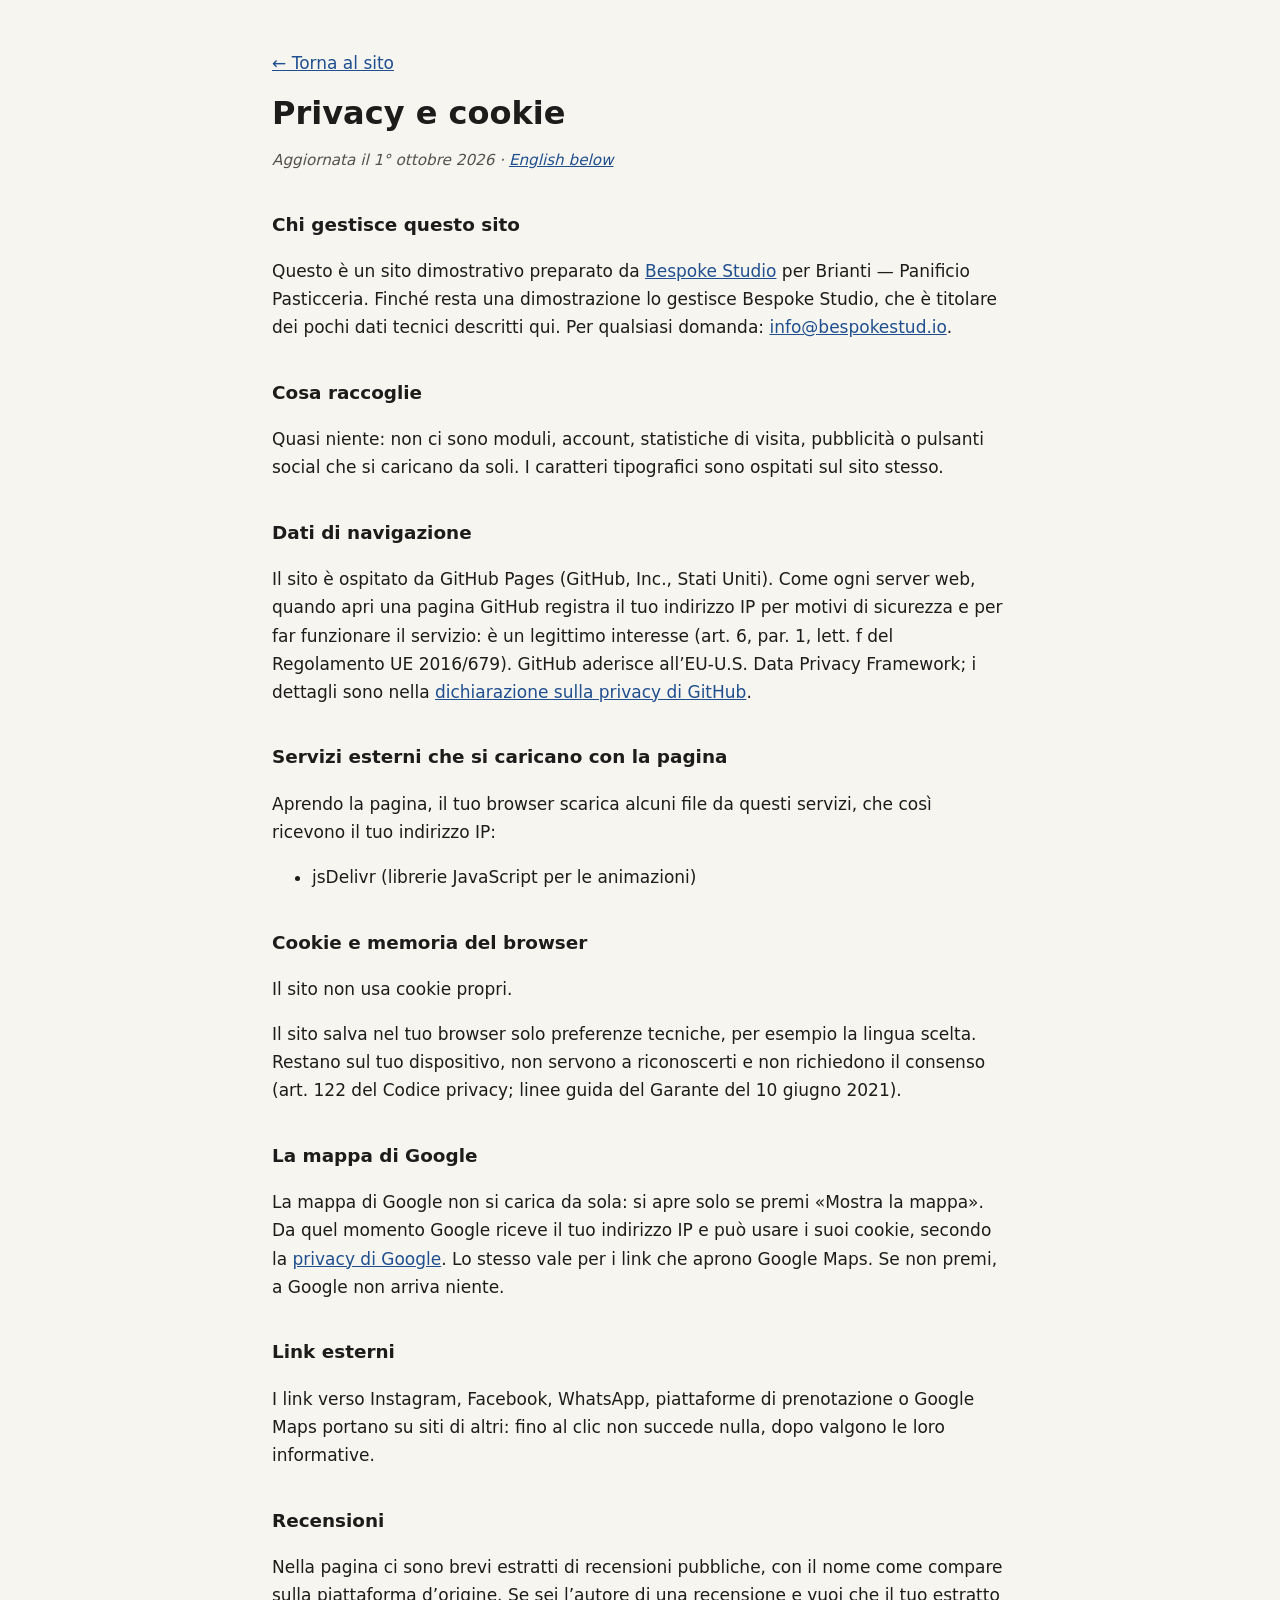
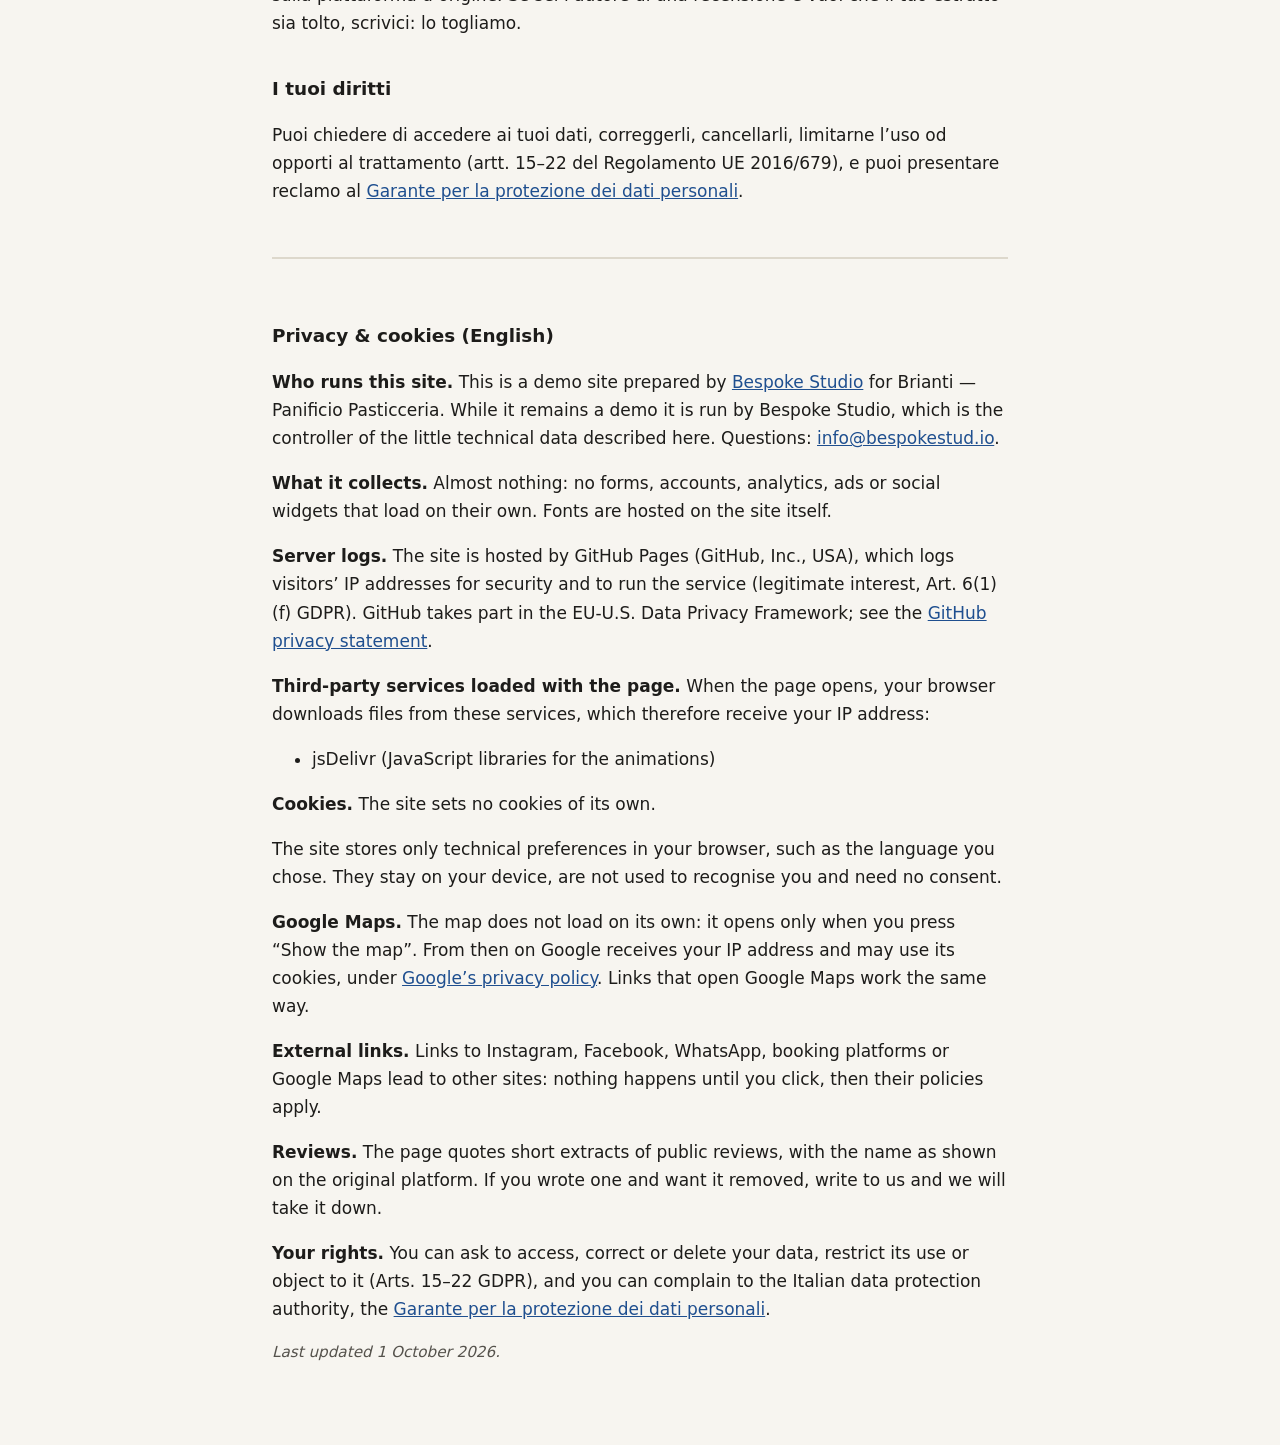
<file: privacy.html>
<!DOCTYPE html>
<html lang="it">
<head>
  <meta charset="UTF-8">
  <meta name="viewport" content="width=device-width, initial-scale=1.0">
  <meta name="robots" content="noindex">
  <title>Privacy e cookie · Brianti — Panificio Pasticceria</title>
  <meta name="description" content="Informativa privacy e cookie del sito Brianti — Panificio Pasticceria.">
  <style>
    body { margin: 0; background: #f7f5f0; color: #1d1c1a; font: 17px/1.65 system-ui, -apple-system, "Segoe UI", Roboto, sans-serif; }
    main { max-width: 46rem; margin: 0 auto; padding: 32px 20px 64px; }
    h1 { font-size: 2rem; line-height: 1.2; margin: 0.4em 0 0.2em; }
    h2 { font-size: 1.15rem; margin: 2em 0 0.4em; }
    a { color: #1f4f8f; }
    .data { color: #55524c; font-style: italic; font-size: 0.95rem; }
    .en { margin-top: 3em; padding-top: 1.5em; border-top: 2px solid #ddd8cc; }
    code { font-size: 0.9em; background: #ebe7dc; padding: 0 4px; border-radius: 3px; }
  </style>
</head>
<body>
<main>
  <p><a href="index.html">← Torna al sito</a></p>
  <h1>Privacy e cookie</h1>
  <p class="data">Aggiornata il 1° ottobre 2026 · <a href="#english" lang="en">English below</a></p>
  <h2>Chi gestisce questo sito</h2>
  <p>Questo è un sito dimostrativo preparato da <a href="https://bespokestud.io" rel="noopener">Bespoke Studio</a> per Brianti — Panificio Pasticceria. Finché resta una dimostrazione lo gestisce Bespoke Studio, che è titolare dei pochi dati tecnici descritti qui. Per qualsiasi domanda: <a href="mailto:info@bespokestud.io">info@bespokestud.io</a>.</p>
  <h2>Cosa raccoglie</h2>
  <p>Quasi niente: non ci sono moduli, account, statistiche di visita, pubblicità o pulsanti social che si caricano da soli. I caratteri tipografici sono ospitati sul sito stesso.</p>
  <h2>Dati di navigazione</h2>
  <p>Il sito è ospitato da GitHub Pages (GitHub, Inc., Stati Uniti). Come ogni server web, quando apri una pagina GitHub registra il tuo indirizzo IP per motivi di sicurezza e per far funzionare il servizio: è un legittimo interesse (art. 6, par. 1, lett. f del Regolamento UE 2016/679). GitHub aderisce all’EU-U.S. Data Privacy Framework; i dettagli sono nella <a href="https://docs.github.com/site-policy/privacy-policies/github-general-privacy-statement" rel="noopener">dichiarazione sulla privacy di GitHub</a>.</p>
  <h2>Servizi esterni che si caricano con la pagina</h2>
  <p>Aprendo la pagina, il tuo browser scarica alcuni file da questi servizi, che così ricevono il tuo indirizzo IP:</p>
  <ul><li>jsDelivr (librerie JavaScript per le animazioni)</li></ul>
  <h2>Cookie e memoria del browser</h2>
  <p>Il sito non usa cookie propri.</p>
  <p>Il sito salva nel tuo browser solo preferenze tecniche, per esempio la lingua scelta. Restano sul tuo dispositivo, non servono a riconoscerti e non richiedono il consenso (art. 122 del Codice privacy; linee guida del Garante del 10 giugno 2021).</p>
  <h2>La mappa di Google</h2>
  <p>La mappa di Google non si carica da sola: si apre solo se premi «Mostra la mappa». Da quel momento Google riceve il tuo indirizzo IP e può usare i suoi cookie, secondo la <a href="https://policies.google.com/privacy?hl=it" rel="noopener">privacy di Google</a>. Lo stesso vale per i link che aprono Google Maps. Se non premi, a Google non arriva niente.</p>
  <h2>Link esterni</h2>
  <p>I link verso Instagram, Facebook, WhatsApp, piattaforme di prenotazione o Google Maps portano su siti di altri: fino al clic non succede nulla, dopo valgono le loro informative.</p>
  <h2>Recensioni</h2>
  <p>Nella pagina ci sono brevi estratti di recensioni pubbliche, con il nome come compare sulla piattaforma d’origine. Se sei l’autore di una recensione e vuoi che il tuo estratto sia tolto, scrivici: lo togliamo.</p>
  <h2>I tuoi diritti</h2>
  <p>Puoi chiedere di accedere ai tuoi dati, correggerli, cancellarli, limitarne l’uso od opporti al trattamento (artt. 15–22 del Regolamento UE 2016/679), e puoi presentare reclamo al <a href="https://www.garanteprivacy.it" rel="noopener">Garante per la protezione dei dati personali</a>.</p>
  <div class="en" id="english" lang="en">
    <h2>Privacy &amp; cookies (English)</h2>
    <p><strong>Who runs this site.</strong> This is a demo site prepared by <a href="https://bespokestud.io" rel="noopener">Bespoke Studio</a> for Brianti — Panificio Pasticceria. While it remains a demo it is run by Bespoke Studio, which is the controller of the little technical data described here. Questions: <a href="mailto:info@bespokestud.io">info@bespokestud.io</a>.</p>
    <p><strong>What it collects.</strong> Almost nothing: no forms, accounts, analytics, ads or social widgets that load on their own. Fonts are hosted on the site itself.</p>
    <p><strong>Server logs.</strong> The site is hosted by GitHub Pages (GitHub, Inc., USA), which logs visitors’ IP addresses for security and to run the service (legitimate interest, Art. 6(1)(f) GDPR). GitHub takes part in the EU-U.S. Data Privacy Framework; see the <a href="https://docs.github.com/site-policy/privacy-policies/github-general-privacy-statement" rel="noopener">GitHub privacy statement</a>.</p>
    <p><strong>Third-party services loaded with the page.</strong> When the page opens, your browser downloads files from these services, which therefore receive your IP address:</p><ul><li>jsDelivr (JavaScript libraries for the animations)</li></ul>
    <p><strong>Cookies.</strong> The site sets no cookies of its own.</p>
    <p>The site stores only technical preferences in your browser, such as the language you chose. They stay on your device, are not used to recognise you and need no consent.</p>
    <p><strong>Google Maps.</strong> The map does not load on its own: it opens only when you press “Show the map”. From then on Google receives your IP address and may use its cookies, under <a href="https://policies.google.com/privacy?hl=en" rel="noopener">Google’s privacy policy</a>. Links that open Google Maps work the same way.</p>
    <p><strong>External links.</strong> Links to Instagram, Facebook, WhatsApp, booking platforms or Google Maps lead to other sites: nothing happens until you click, then their policies apply.</p>
    <p><strong>Reviews.</strong> The page quotes short extracts of public reviews, with the name as shown on the original platform. If you wrote one and want it removed, write to us and we will take it down.</p>
    <p><strong>Your rights.</strong> You can ask to access, correct or delete your data, restrict its use or object to it (Arts. 15–22 GDPR), and you can complain to the Italian data protection authority, the <a href="https://www.garanteprivacy.it" rel="noopener">Garante per la protezione dei dati personali</a>.</p>
    <p class="data">Last updated 1 October 2026.</p>
  </div>
</main>
</body>
</html>
</file>
